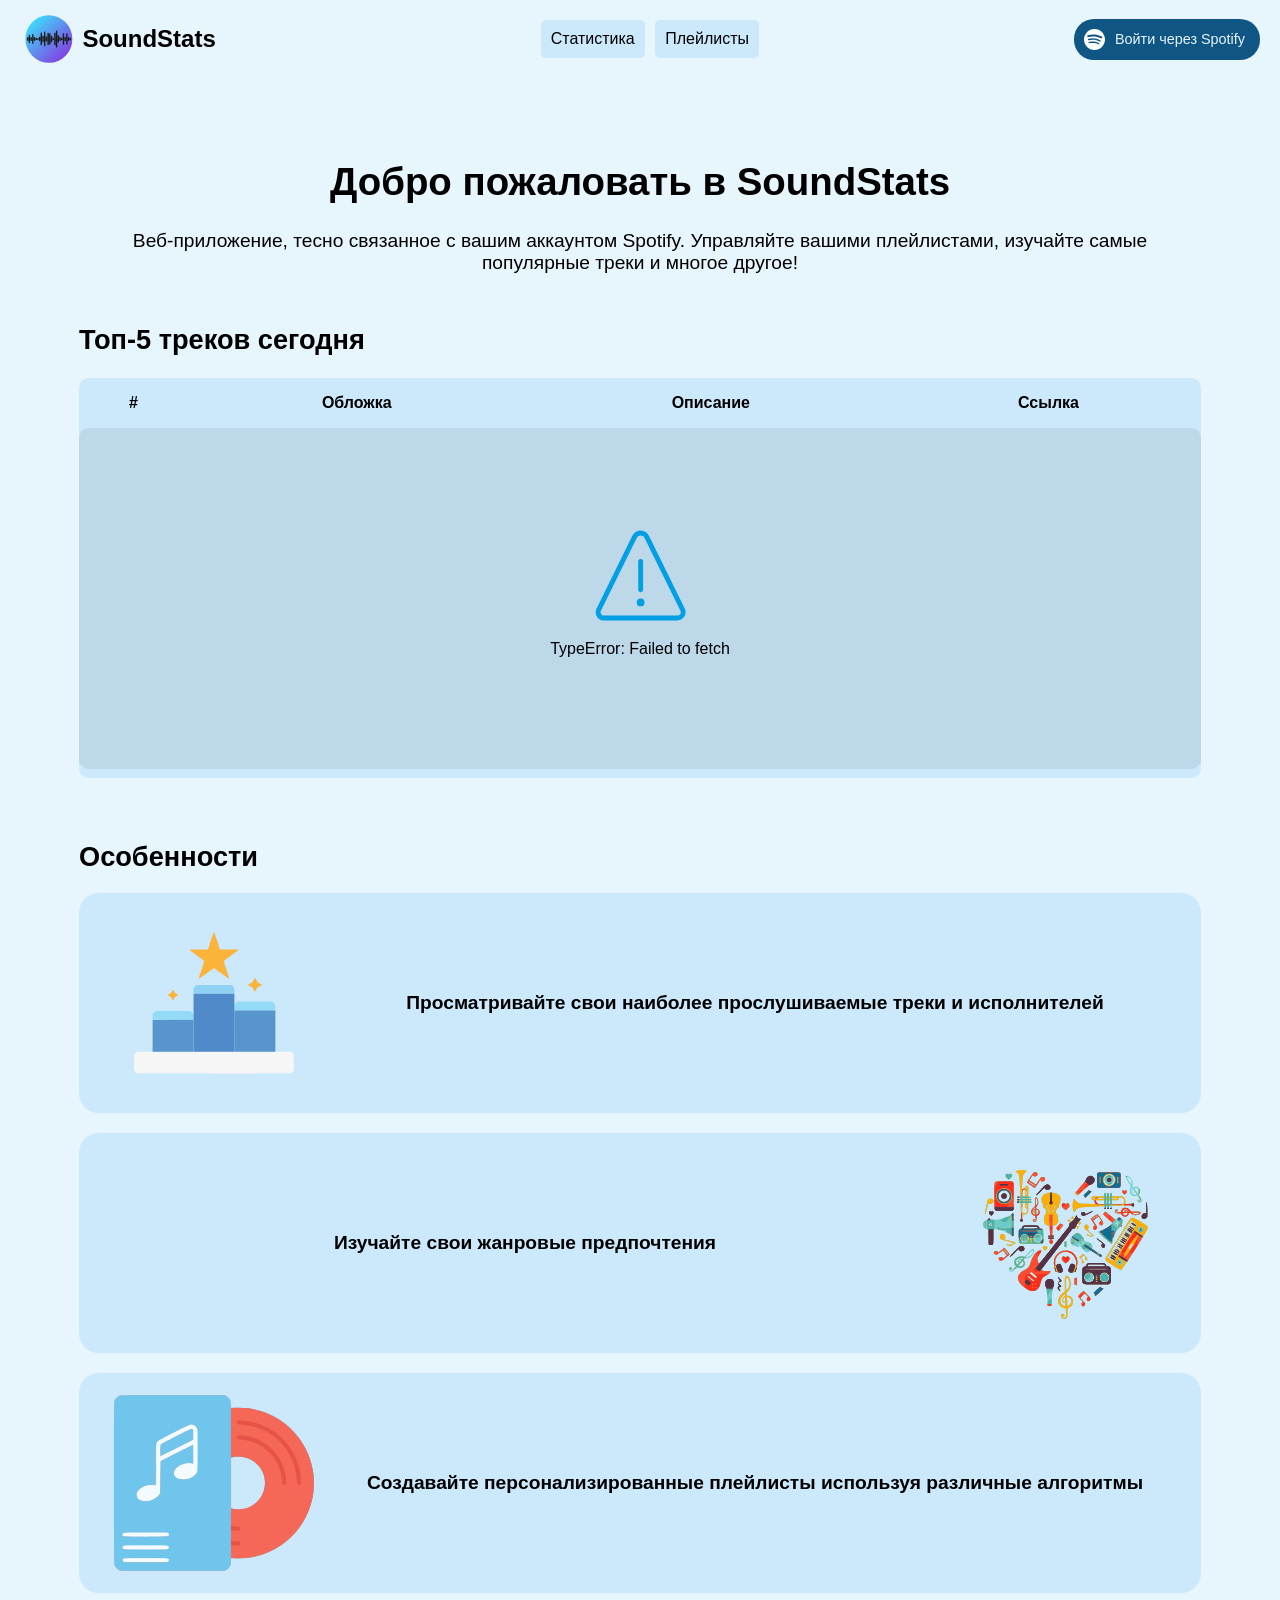
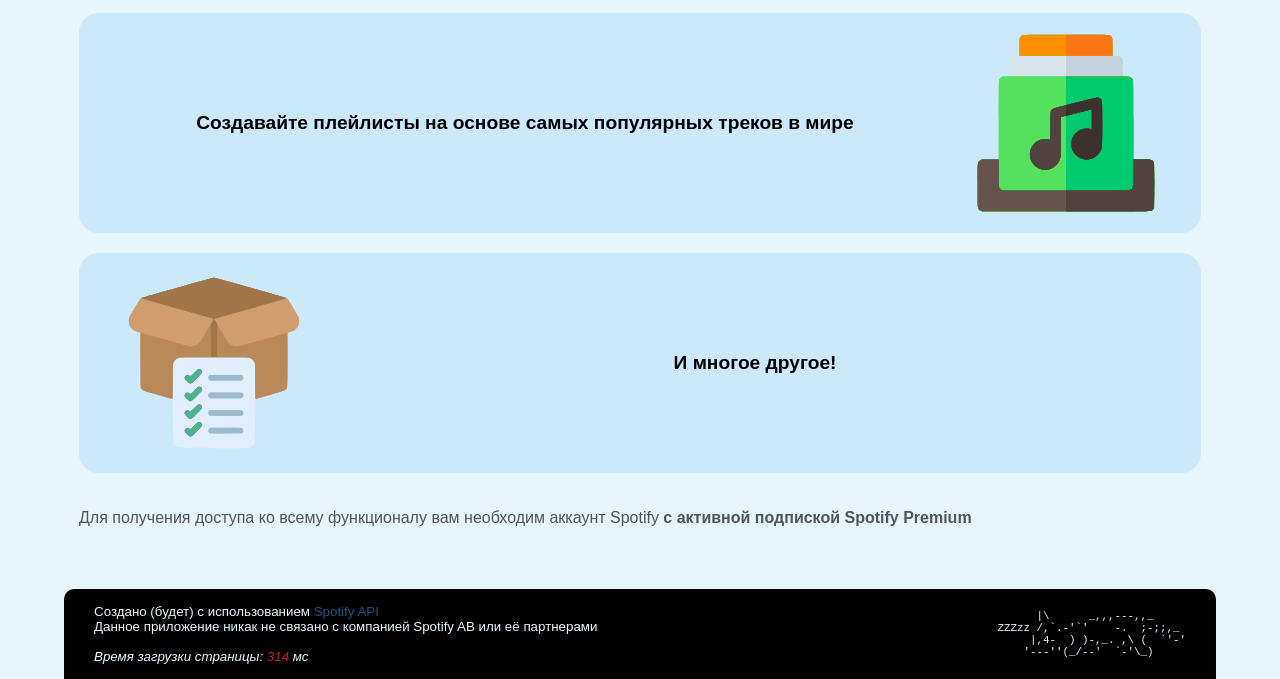
<file: index.html>
<!DOCTYPE html>
<html lang="ru">

<head>
    <meta charset="UTF-8">
    <meta name="viewport" content="user-scalable=no, initial-scale=1.0, maximum-scale=1.0, width=device-width">
    <link rel="stylesheet" href="css/outlines.css">
    <script src="js/pageLoad.js"></script>
    <script src="js/index.js"></script>
    <title>SoundStats</title>
</head>

<body class="page page_header_fixed">
<header class="header page__header header_fixed">
    <a href="index.html" class="logo">
        <img src="images/logo.svg" alt="" class="logo__icon">
        <h2 class="logo__name">SoundStats</h2>
    </a>
    <nav class="nav-menu">
        <ul class="menu">
            <li class="nav-menu__item">
                <a href="statistics.html" class="nav-button menu__nav-button">
                    <span class="nav-button__text">Статистика</span>
                </a>
            </li>
            <li class="nav-menu__item">
                <a href="playlists.html" class="nav-button menu__nav-button">
                    <span class="nav-button__text">Плейлисты</span>
                </a>
            </li>
        </ul>
    </nav>
    <a href="#" class="button button_primary button_iconed">
        <img src="images/spotify_icon_alt.svg" alt="" class="button__icon">
        <span class="button__text">Войти через Spotify</span>
    </a>
    <input type="checkbox" id="ham-toggle">
    <label class="ham-button" for="ham-toggle">
        <span></span>
    </label>
    <nav class="ham-menu">
        <ul class="menu">
            <li class="ham-menu__item">
                <a href="#" class="ham-menu__link">Войти</a>
            </li>
            <li class="ham-menu__item">
                <a href="index.html" class="ham-menu__link">Главная</a>
            </li>
            <li class="ham-menu__item">
                <a href="statistics.html" class="ham-menu__link">Статистика</a>
            </li>
            <li class="ham-menu__item">
                <a href="playlists.html" class="ham-menu__link">Плейлисты</a>
            </li>
        </ul>
    </nav>
</header>

<main class="main">
    <div class="main__inner">
        <div class="welcome">
            <h1>Добро пожаловать в <span class="name_colored">SoundStats</span></h1>
            <p>
                Веб-приложение, тесно связанное с вашим аккаунтом Spotify.
                Управляйте вашими плейлистами, изучайте самые популярные треки и многое другое!
            </p>
        </div>

        <article class="top-tracks">
            <h2 class="top-tracks__title">Топ-5 треков
                <time datetime="2023-09-19">сегодня</time>
            </h2>
            <table class="table" id="top-tracks-table">
                <thead class="table__header">
                <tr>
                    <th class="table__cell">#</th>
                    <th class="table__cell">Обложка</th>
                    <th class="table__cell">Описание</th>
                    <th class="table__cell">Ссылка</th>
                </tr>
                </thead>
                <tbody id="top-tracks-tb">
                    <tr>
                        <td>
                            <div class="overlay" id="preloader">
                                <img src="images/loading.gif" height="100">
                                <p>Загрузка</p>
                            </div>
                        </td>
                    </tr>
                </tbody>
            </table>
        </article>

        <article class="flex-list">
            <h2 class="flex-list__header">Особенности</h2>
            <article class="flex-list__item feature">
                <div class="feature__info">Просматривайте свои наиболее прослушиваемые треки и исполнителей</div>
                <img src="images/ranking.svg" class="feature__img" alt="ranking">
            </article>
            <article class="flex-list__item feature">
                <div class="feature__info">Изучайте свои жанровые предпочтения</div>
                <img src="images/music_genres.svg" class="feature__img" alt="music instruments">
            </article>
            <article class="flex-list__item feature">
                <div class="feature__info">Создавайте персонализированные плейлисты используя различные алгоритмы</div>
                <img src="images/album.svg" class="feature__img" alt="music album">
            </article>
            <article class="flex-list__item feature">
                <div class="feature__info">Создавайте плейлисты на основе самых популярных треков в мире</div>
                <img src="images/playlist.svg" class="feature__img" alt="playlist">
            </article>
            <article class="flex-list__item feature">
                <div class="feature__info">И многое другое!</div>
                <img src="images/features_list.svg" class="feature__img" alt="list">
            </article>
            <aside class="flex-list__footer">
                <p>
                    Для получения доступа ко всему функционалу вам необходим
                    аккаунт Spotify <strong>с активной подпиской Spotify Premium</strong>
                </p>
            </aside>
        </article>
    </div>
</main>

<footer class="footer page__footer">
    <div class="footer__info">
        Создано (будет) с использованием <a href="https://developer.spotify.com/documentation/web-api" class="link">Spotify API</a><br>
        Данное приложение никак не связано с компанией Spotify AB или её партнерами <br> <br>
        <div class="footer__load-time">
            Время загрузки страницы: <span id="load-time"></span>мс
        </div>
    </div>
    <div class="footer__ascii">
            <pre>
      |\      _,,,---,,_
ZZZzz /,`.-'`'    -.  ;-;;,_
     |,4-  ) )-,_. ,\ (  `'-'
    '---''(_/--'  `-'\_)</pre>
    </div>
</footer>

</body>
</html>
</file>
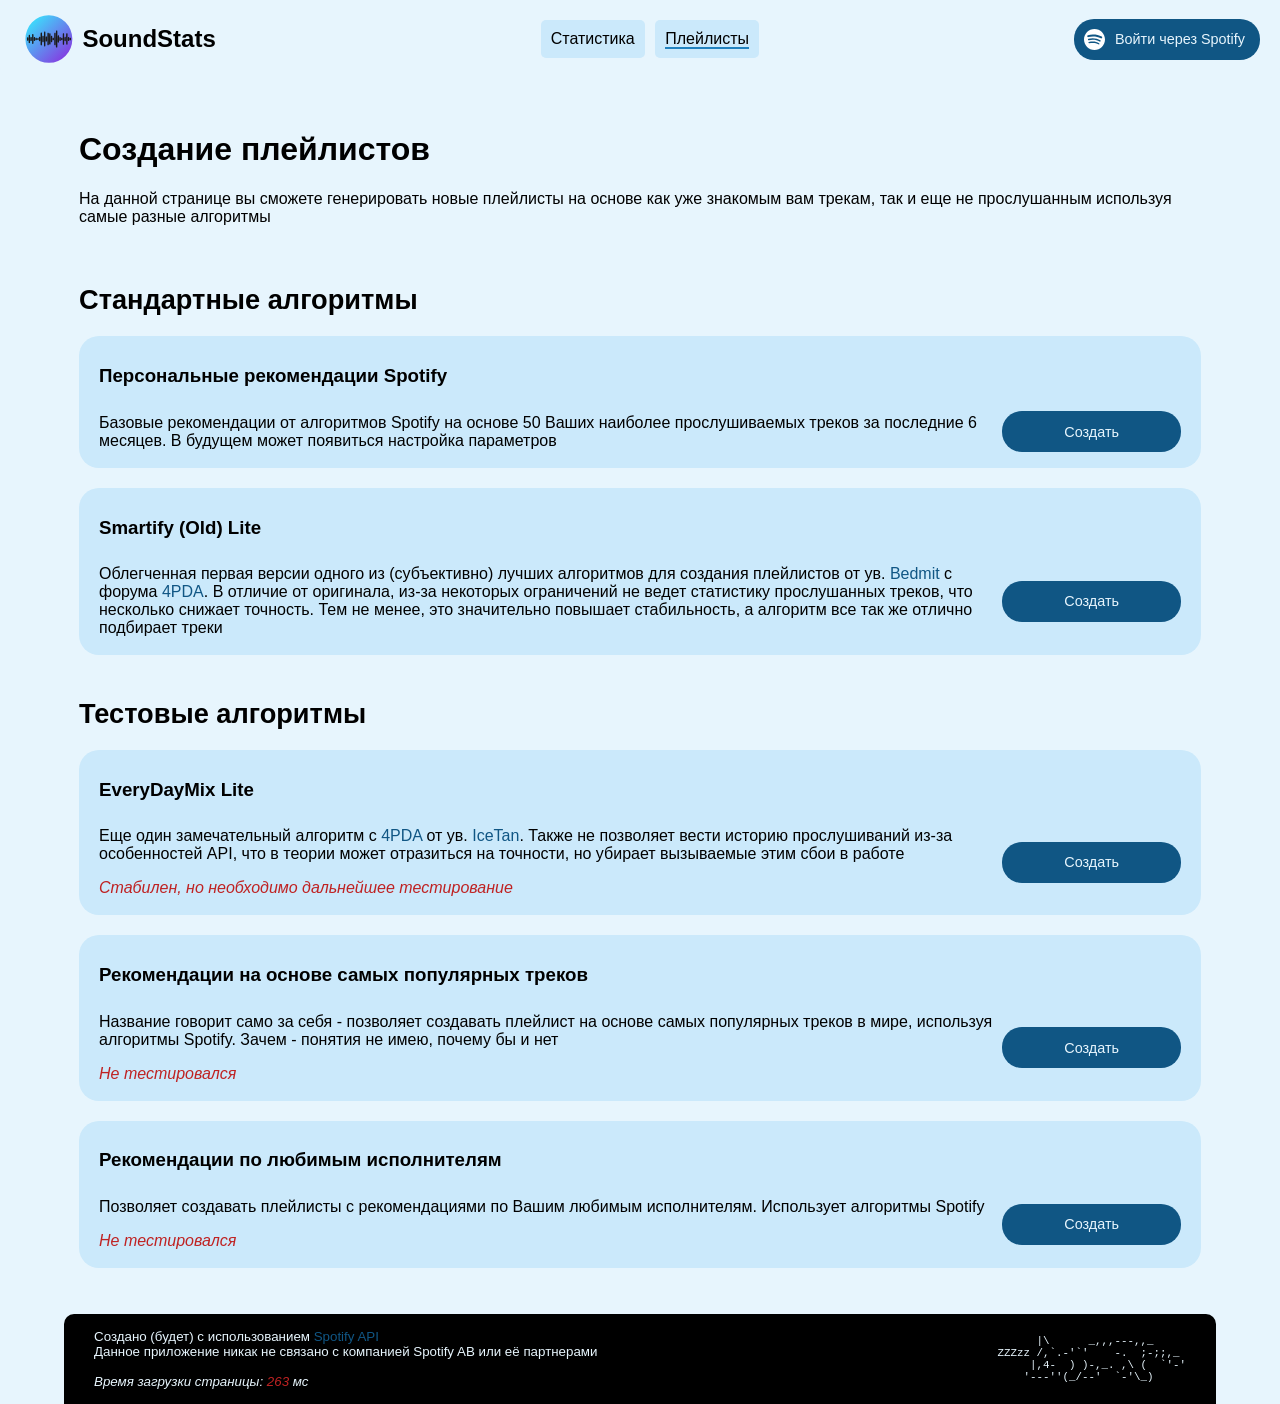
<file: playlists.html>
<!DOCTYPE html>
<html lang="ru">
<head>
    <meta charset="UTF-8">
    <meta name="viewport" content="user-scalable=no, initial-scale=1.0, maximum-scale=1.0, width=device-width">
    <link rel="stylesheet" href="css/outlines.css">
    <script src="js/pageLoad.js"></script>
    <script src="js/playlists.js"></script>
    <title>Плейлисты - SoundStats</title>
</head>
<body class="page page_header_fixed">
<header class="header page__header header_fixed">
    <a href="index.html" class="logo">
        <img src="images/logo.svg" alt="" class="logo__icon">
        <h2 class="logo__name">SoundStats</h2>
    </a>
    <nav class="nav-menu">
        <ul class="menu">
            <li class="nav-menu__item">
                <a href="statistics.html" class="nav-button menu__nav-button">
                    <span class="nav-button__text">Статистика</span>
                </a>
            </li>
            <li class="nav-menu__item">
                <a href="playlists.html" class="nav-button menu__nav-button">
                    <span class="nav-button__text">Плейлисты</span>
                </a>
            </li>
        </ul>
    </nav>
    <a href="#" class="button button_primary button_iconed">
        <img src="images/spotify_icon_alt.svg" alt="" class="button__icon">
        <span class="button__text">Войти через Spotify</span>
    </a>
    <input type="checkbox" id="ham-toggle">
    <label class="ham-button" for="ham-toggle">
        <span></span>
    </label>
    <nav class="ham-menu">
        <ul class="menu">
            <li class="ham-menu__item">
                <a href="#" class="ham-menu__link">Войти</a>
            </li>
            <li class="ham-menu__item">
                <a href="index.html" class="ham-menu__link">Главная</a>
            </li>
            <li class="ham-menu__item">
                <a href="statistics.html" class="ham-menu__link">Статистика</a>
            </li>
            <li class="ham-menu__item">
                <a href="playlists.html" class="ham-menu__link">Плейлисты</a>
            </li>
        </ul>
    </nav>
</header>

<main class="main">
    <div class="main__inner">
        <div class="page-desc">
            <h1 class="page-desc__header">
                Создание плейлистов
            </h1>
            <div class="page-desc__text">
                На данной странице вы сможете генерировать новые плейлисты на основе как уже знакомым вам трекам, так и еще
                не прослушанным используя самые разные алгоритмы
            </div>
        </div>
        <article class="flex-list">
            <h2 class="flex-list__header">Стандартные алгоритмы</h2>
            <section class="flex-list__item generator">
                <h3 class="generator__header">
                    Персональные рекомендации Spotify
                </h3>
                <p class="generator__info">
                    Базовые рекомендации от алгоритмов Spotify на основе 50 Ваших наиболее прослушиваемых треков за
                    последние 6 месяцев. В будущем может появиться настройка параметров
                </p>
                <button type='button' class="generator__button button button_primary" id="base-gen" onclick="baseGenerator()">
                    <span class="button__text">Создать</span>
                </button>
            </section>
            <section class="flex-list__item generator">
                <h3 class="generator__header">
                    Smartify (Old) Lite
                </h3>
                <p class="generator__info">
                    Облегченная первая версии одного из (субъективно) лучших алгоритмов для создания плейлистов от ув.
                    <a href="https://4pda.to/forum/index.php?showuser=62879" class="link">Bedmit</a>
                    с форума <a href="https://4pda.to/forum/index.php?showtopic=715234&st=12120#entry85544903" class="link">4PDA</a>.
                    В отличие от оригинала, из-за некоторых ограничений не ведет статистику
                    прослушанных треков, что несколько снижает точность. Тем не менее, это значительно повышает стабильность, а
                    алгоритм все так же отлично подбирает треки
                </p>
                <button type='button' class="generator__button button button_primary" id="smartify-gen" onclick="smartifyGenerator()">
                    <span class="button__text">Создать</span>
                </button>
            </section>
            <h2 class="flex-list__header">Тестовые алгоритмы</h2>
            <section class="flex-list__item generator">
                <h3 class="generator__header">
                    EveryDayMix Lite
                </h3>
                <p class="generator__info">
                    Еще один замечательный алгоритм с <a href="https://4pda.to/forum/index.php?showtopic=715234&st=13460#entry105650572" class="link">4PDA</a>
                    от ув. <a href="https://4pda.to/forum/index.php?showuser=2412115" class="link">IceTan</a>. Также не
                    позволяет вести историю прослушиваний из-за особенностей API, что в теории может отразиться на точности, но убирает
                    вызываемые этим сбои в работе
                </p>
                <p class="generator__status">Стабилен, но необходимо дальнейшее тестирование</p>
                <button type='button' class="generator__button button button_primary" id="everydaymix-gen" onclick="everydaymixGenerator()">
                    <span class="button__text">Создать</span>
                </button>
            </section>
            <section class="flex-list__item generator">
                <h3 class="generator__header">
                    Рекомендации на основе самых популярных треков
                </h3>
                <p class="generator__info">
                    Название говорит само за себя - позволяет создавать плейлист на основе самых популярных треков в мире, используя алгоритмы
                    Spotify. Зачем - понятия не имею, почему бы и нет
                </p>
                <p class="generator__status">Не тестировался</p>
                <button type='button' class="generator__button button button_primary" id="most-pop-gen" onclick="mostPopularGenerator()">
                    <span class="button__text">Создать</span>
                </button>
            </section>
            <section class="flex-list__item generator">
                <h3 class="generator__header">
                    Рекомендации по любимым исполнителям
                </h3>
                <p class="generator__info">
                    Позволяет создавать плейлисты с рекомендациями по Вашим любимым исполнителям. Использует алгоритмы Spotify
                </p>
                <p class="generator__status">Не тестировался</p>
                <button type='button' class="generator__button button button_primary" id="loved-art-gen" onclick="likedArtistsGenerator()">
                    <span class="button__text">Создать</span>
                </button>
            </section>
        </article>
    </div>
</main>

<footer class="footer page__footer">
    <div class="footer__info">
        Создано (будет) с использованием <a href="https://developer.spotify.com/documentation/web-api" class="link">Spotify API</a><br>
        Данное приложение никак не связано с компанией Spotify AB или её партнерами <br> <br>
        <div class="footer__load-time">
            Время загрузки страницы: <span id="load-time"></span>мс
        </div>
    </div>
    <div class="footer__ascii">
        <pre>
      |\      _,,,---,,_
ZZZzz /,`.-'`'    -.  ;-;;,_
     |,4-  ) )-,_. ,\ (  `'-'
    '---''(_/--'  `-'\_)</pre>
    </div>
</footer>

</body>
</html>
</file>
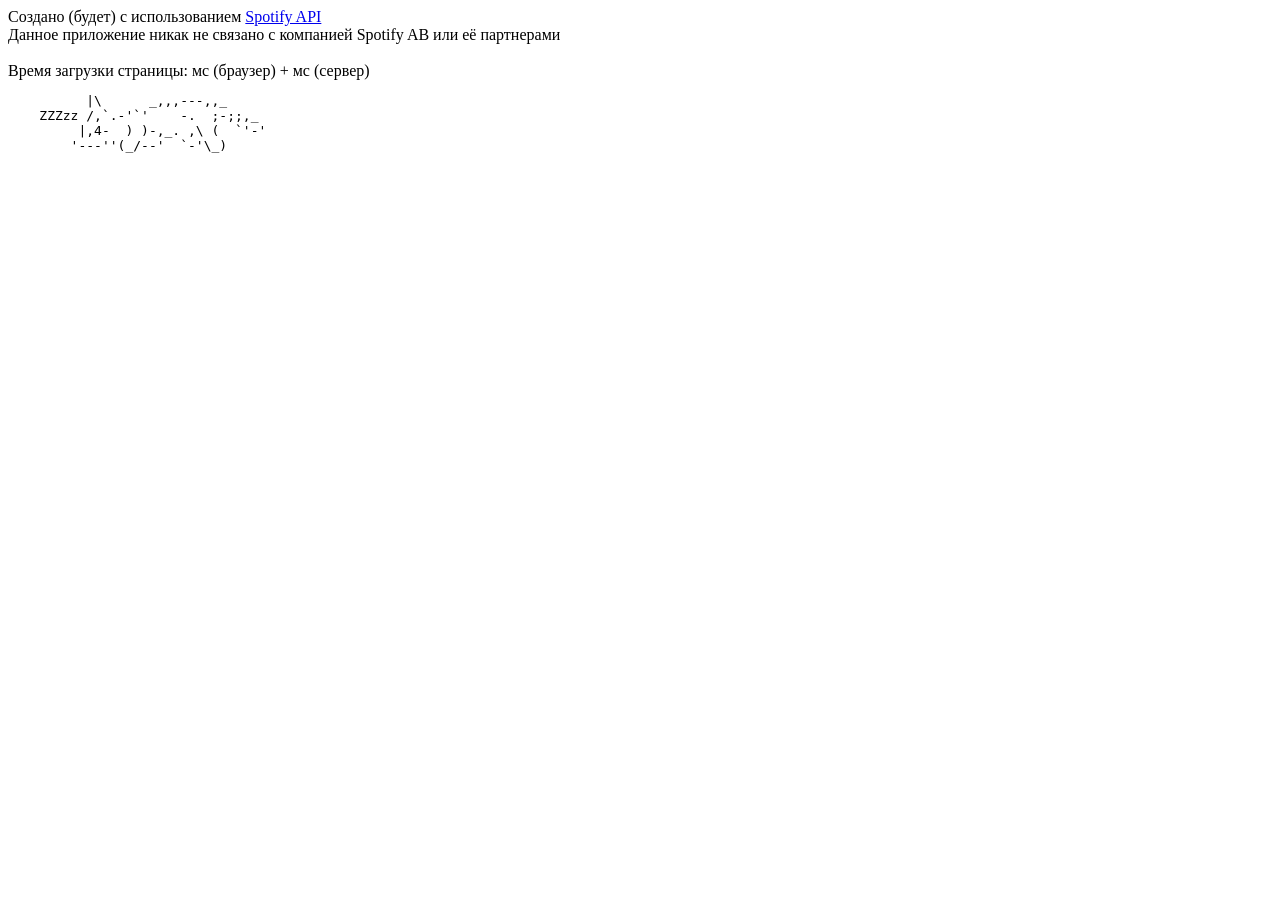
<file: src/main/resources/templates/fragments/footer.html>
<!DOCTYPE html>
<html xmlns:th="http://www.thymeleaf.org" lang="ru">
<head>
    <meta charset="UTF-8">
    <title>Title</title>
</head>
<body>
<footer class="footer page__footer" th:fragment="footer">
    <div class="footer__info">
        Создано (будет) с использованием <a href="https://developer.spotify.com/documentation/web-api" class="link">Spotify API</a><br>
        Данное приложение никак не связано с компанией Spotify AB или её партнерами <br> <br>
        <div class="footer__load-time">
            Время загрузки страницы: <span id="load-time"></span>мс (браузер) + <span th:replace="~{fragments/responseTime :: responseTime}"></span>мс (сервер)
        </div>
    </div>
    <div class="footer__ascii">
                <pre>
          |\      _,,,---,,_
    ZZZzz /,`.-'`'    -.  ;-;;,_
         |,4-  ) )-,_. ,\ (  `'-'
        '---''(_/--'  `-'\_)</pre>
    </div>
</footer>
</body>
</html>
</file>
<file: css/outlines.css>
@import "../common.blocks/page.css";
@import "../common.blocks/header.css";
@import "../common.blocks/logo.css";
@import "../common.blocks/nav-menu.css";
@import "../common.blocks/menu.css";
@import "../common.blocks/nav-button.css";
@import "../common.blocks/button.css";
@import "../common.blocks/ham-menu.css";
@import "../common.blocks/ham-button.css";

@import "../common.blocks/main.css";
@import "../common.blocks/welcome.css";
@import "../common.blocks/top-tracks.css";
@import "../common.blocks/table.css";
@import "../common.blocks/flex-list.css";
@import "../common.blocks/feature.css";
@import "../common.blocks/generator.css";
@import "../common.blocks/stats-container.css";
@import "../common.blocks/plot.css";
@import "../common.blocks/overlay.css";

@import "../common.blocks/footer.css";
@import "../common.blocks/link.css";


:root {
    --text: #000000;
    --text-secondary: color-mix(in srgb, var(--text) 65%, var(--background));
    --background: #e7f5fd;
    --primary: #105684;
    --secondary: #cbe9fb;
    --accent: #2282bf;
    --accent-alt: #bf2222;
}

a {
    text-decoration: none;
    color: inherit;
}
</file>
